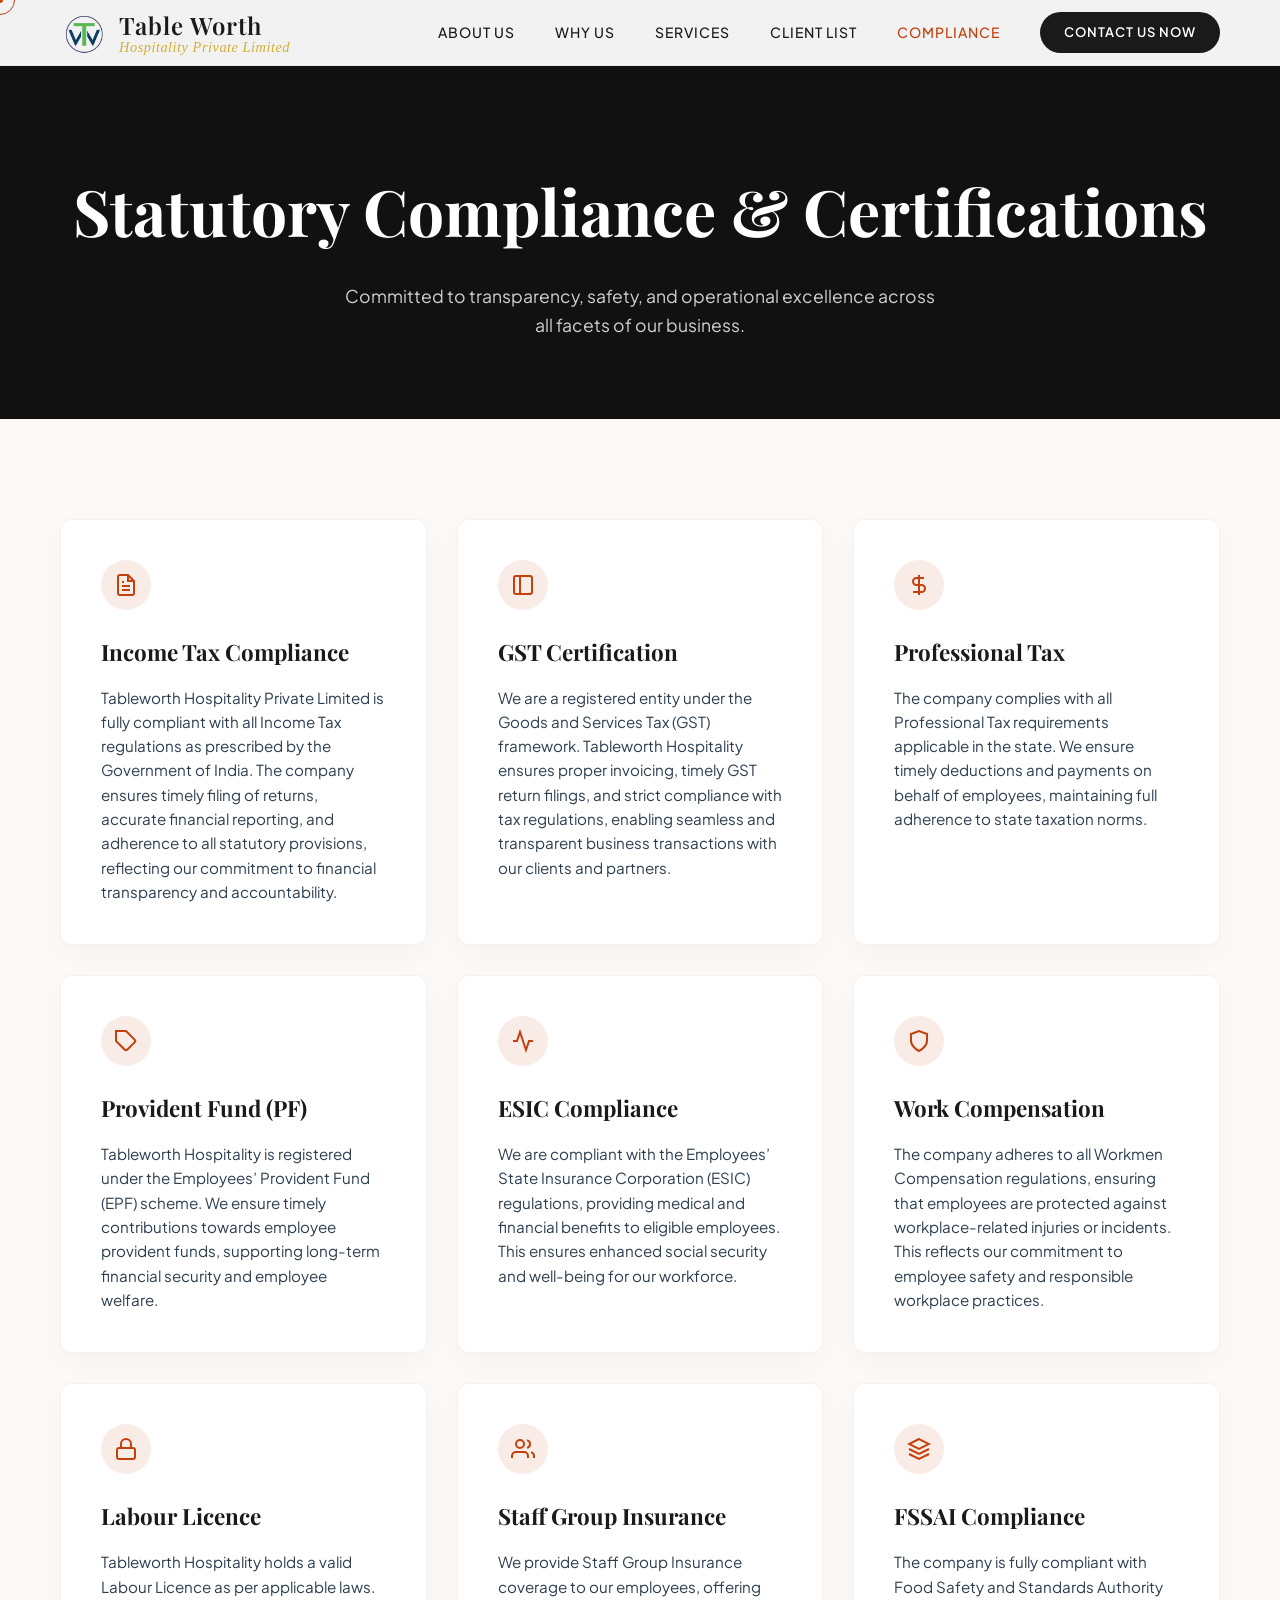
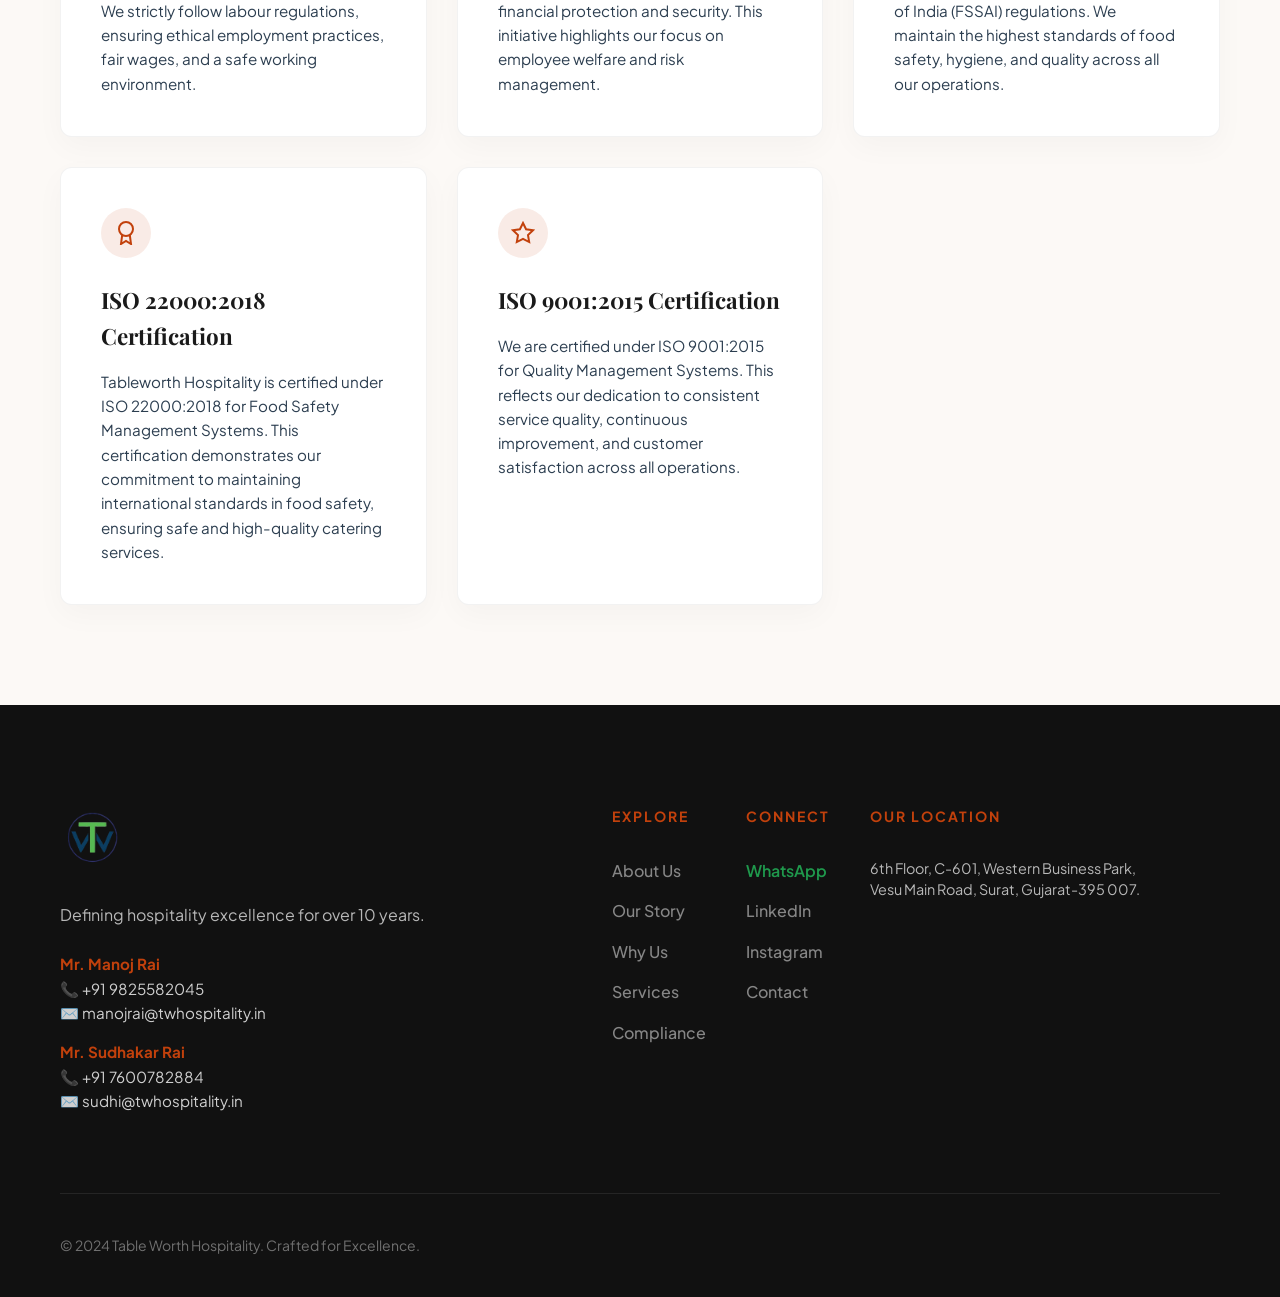
<file: compliance.html>
<!DOCTYPE html>
<html lang="en">

<head>
    <meta charset="UTF-8">
    <meta name="viewport" content="width=device-width, initial-scale=1.0">
    <title>Compliance | Table Worth Hospitality</title>

    <!-- Comprehensive SEO Meta Tags -->
    <meta name="description"
        content="Table Worth Hospitality Private Limited is fully compliant with all major regulations including Income Tax, GST, FSSAI, ISO 22000, and ISO 9001.">
    <meta name="keywords" content="Table Worth Compliance, FSSAI, ISO 22000, GST, table worth hospitality certification">
    <meta name="author" content="Table Worth Hospitality Private Limited">

    <!-- Favicon -->
    <link rel="icon" type="image/png" href="assets/TAble-Worth.png">

    <!-- Fonts -->
    <link rel="preconnect" href="https://fonts.googleapis.com">
    <link rel="preconnect" href="https://fonts.gstatic.com" crossorigin>
    <link
        href="https://fonts.googleapis.com/css2?family=Playfair+Display:ital,wght@0,400..900;1,400..900&family=Plus+Jakarta+Sans:ital,wght@0,200..800;1,200..800&display=swap"
        rel="stylesheet">

    <!-- Styles -->
    <link rel="stylesheet" href="css/style.css">
    
    <style>
        .compliance-hero {
            padding: 160px 0 80px;
            background: #111;
            color: var(--white);
            text-align: center;
        }
        
        .compliance-hero h1 {
            font-family: var(--font-heading);
            font-size: clamp(2.5rem, 5vw, 4rem);
            margin-bottom: 20px;
        }
        
        .compliance-hero p {
            font-size: 1.1rem;
            opacity: 0.8;
            max-width: 600px;
            margin: 0 auto;
        }

        .compliance-content {
            padding: 100px 0;
            background: var(--bg);
        }

        .compliance-grid {
            display: grid;
            grid-template-columns: 1fr;
            gap: 30px;
        }

        @media (min-width: 768px) {
            .compliance-grid {
                grid-template-columns: repeat(2, 1fr);
            }
        }

        @media (min-width: 1024px) {
            .compliance-grid {
                grid-template-columns: repeat(3, 1fr);
            }
        }

        .comp-card {
            background: var(--white);
            padding: 40px;
            border-radius: 12px;
            box-shadow: 0 10px 30px rgba(0,0,0,0.03);
            border: 1px solid rgba(0,0,0,0.05);
            transition: var(--transition);
        }

        .comp-card:hover {
            transform: translateY(-10px);
            box-shadow: 0 20px 40px rgba(0,0,0,0.08);
            border-color: rgba(194, 65, 12, 0.2);
        }

        .comp-icon {
            width: 50px;
            height: 50px;
            background: rgba(194, 65, 12, 0.1);
            color: var(--accent);
            border-radius: 50%;
            display: flex;
            align-items: center;
            justify-content: center;
            margin-bottom: 25px;
        }

        .comp-card h3 {
            font-family: var(--font-heading);
            font-size: 1.4rem;
            margin-bottom: 15px;
            color: var(--text);
        }

        .comp-card p {
            color: var(--secondary);
            font-size: 0.95rem;
            line-height: 1.6;
        }
    </style>
</head>

<body>
    <!-- Custom Cursor -->
    <div class="cursor-outer"></div>
    <div class="cursor-inner"></div>

    <!-- Navigation -->
    <nav class="navbar scrolled">
        <div class="nav-container">
            <a href="index.html" class="logo">
                <img src="assets/TAble-Worth.png" alt="Table Worth Logo">
                <div class="logo-text-wrapper">
                    <span class="logo-title">Table Worth</span>
                    <span class="logo-subtitle">Hospitality Private Limited</span>
                </div>
            </a>
            <div class="nav-links">
                <a href="index.html#about" class="nav-item">About Us</a>
                <a href="index.html#why-us" class="nav-item">Why Us</a>
                <a href="index.html#services" class="nav-item">Services</a>
                <a href="index.html#clients" class="nav-item">Client List</a>
                <a href="compliance.html" class="nav-item" style="color: var(--accent);">Compliance</a>
                <a href="index.html#contact" class="nav-contact-btn">Contact Us Now</a>
            </div>
            <button class="menu-toggle" aria-label="Toggle Menu">
                <span></span>
                <span></span>
                <span></span>
            </button>
        </div>
    </nav>

    <main>
        <section class="compliance-hero">
            <div class="container">
                <h1>Statutory Compliance & Certifications</h1>
                <p>Committed to transparency, safety, and operational excellence across all facets of our business.</p>
            </div>
        </section>

        <section class="compliance-content">
            <div class="container">
                <div class="compliance-grid">
                    
                    <div class="comp-card reveal">
                        <div class="comp-icon">
                            <svg width="24" height="24" viewBox="0 0 24 24" fill="none" stroke="currentColor" stroke-width="2">
                                <path d="M14 2H6a2 2 0 0 0-2 2v16a2 2 0 0 0 2 2h12a2 2 0 0 0 2-2V8z"></path>
                                <polyline points="14 2 14 8 20 8"></polyline>
                                <line x1="16" y1="13" x2="8" y2="13"></line>
                                <line x1="16" y1="17" x2="8" y2="17"></line>
                                <polyline points="10 9 9 9 8 9"></polyline>
                            </svg>
                        </div>
                        <h3>Income Tax Compliance</h3>
                        <p>Tableworth Hospitality Private Limited is fully compliant with all Income Tax regulations as prescribed by the Government of India. The company ensures timely filing of returns, accurate financial reporting, and adherence to all statutory provisions, reflecting our commitment to financial transparency and accountability.</p>
                    </div>

                    <div class="comp-card reveal reveal-delay-1">
                        <div class="comp-icon">
                            <svg width="24" height="24" viewBox="0 0 24 24" fill="none" stroke="currentColor" stroke-width="2">
                                <rect x="3" y="3" width="18" height="18" rx="2" ry="2"></rect>
                                <line x1="9" y1="3" x2="9" y2="21"></line>
                            </svg>
                        </div>
                        <h3>GST Certification</h3>
                        <p>We are a registered entity under the Goods and Services Tax (GST) framework. Tableworth Hospitality ensures proper invoicing, timely GST return filings, and strict compliance with tax regulations, enabling seamless and transparent business transactions with our clients and partners.</p>
                    </div>

                    <div class="comp-card reveal reveal-delay-2">
                        <div class="comp-icon">
                            <svg width="24" height="24" viewBox="0 0 24 24" fill="none" stroke="currentColor" stroke-width="2">
                                <path d="M12 2v20M17 5H9.5a3.5 3.5 0 0 0 0 7h5a3.5 3.5 0 0 1 0 7H6"></path>
                            </svg>
                        </div>
                        <h3>Professional Tax</h3>
                        <p>The company complies with all Professional Tax requirements applicable in the state. We ensure timely deductions and payments on behalf of employees, maintaining full adherence to state taxation norms.</p>
                    </div>

                    <div class="comp-card reveal">
                        <div class="comp-icon">
                            <svg width="24" height="24" viewBox="0 0 24 24" fill="none" stroke="currentColor" stroke-width="2">
                                <path d="M20.59 13.41l-7.17 7.17a2 2 0 0 1-2.83 0L2 12V2h10l8.59 8.59a2 2 0 0 1 0 2.82z"></path>
                                <line x1="7" y1="7" x2="7.01" y2="7"></line>
                            </svg>
                        </div>
                        <h3>Provident Fund (PF)</h3>
                        <p>Tableworth Hospitality is registered under the Employees’ Provident Fund (EPF) scheme. We ensure timely contributions towards employee provident funds, supporting long-term financial security and employee welfare.</p>
                    </div>

                    <div class="comp-card reveal reveal-delay-1">
                        <div class="comp-icon">
                            <svg width="24" height="24" viewBox="0 0 24 24" fill="none" stroke="currentColor" stroke-width="2">
                                <path d="M22 12h-4l-3 9L9 3l-3 9H2"></path>
                            </svg>
                        </div>
                        <h3>ESIC Compliance</h3>
                        <p>We are compliant with the Employees’ State Insurance Corporation (ESIC) regulations, providing medical and financial benefits to eligible employees. This ensures enhanced social security and well-being for our workforce.</p>
                    </div>

                    <div class="comp-card reveal reveal-delay-2">
                        <div class="comp-icon">
                            <svg width="24" height="24" viewBox="0 0 24 24" fill="none" stroke="currentColor" stroke-width="2">
                                <path d="M12 22s8-4 8-10V5l-8-3-8 3v7c0 6 8 10 8 10z"></path>
                            </svg>
                        </div>
                        <h3>Work Compensation</h3>
                        <p>The company adheres to all Workmen Compensation regulations, ensuring that employees are protected against workplace-related injuries or incidents. This reflects our commitment to employee safety and responsible workplace practices.</p>
                    </div>

                    <div class="comp-card reveal">
                        <div class="comp-icon">
                            <svg width="24" height="24" viewBox="0 0 24 24" fill="none" stroke="currentColor" stroke-width="2">
                                <rect x="3" y="11" width="18" height="11" rx="2" ry="2"></rect>
                                <path d="M7 11V7a5 5 0 0 1 10 0v4"></path>
                            </svg>
                        </div>
                        <h3>Labour Licence</h3>
                        <p>Tableworth Hospitality holds a valid Labour Licence as per applicable laws. We strictly follow labour regulations, ensuring ethical employment practices, fair wages, and a safe working environment.</p>
                    </div>

                    <div class="comp-card reveal reveal-delay-1">
                        <div class="comp-icon">
                            <svg width="24" height="24" viewBox="0 0 24 24" fill="none" stroke="currentColor" stroke-width="2">
                                <path d="M17 21v-2a4 4 0 0 0-4-4H5a4 4 0 0 0-4 4v2"></path>
                                <circle cx="9" cy="7" r="4"></circle>
                                <path d="M23 21v-2a4 4 0 0 0-3-3.87"></path>
                                <path d="M16 3.13a4 4 0 0 1 0 7.75"></path>
                            </svg>
                        </div>
                        <h3>Staff Group Insurance</h3>
                        <p>We provide Staff Group Insurance coverage to our employees, offering financial protection and security. This initiative highlights our focus on employee welfare and risk management.</p>
                    </div>

                    <div class="comp-card reveal reveal-delay-2">
                        <div class="comp-icon">
                            <svg width="24" height="24" viewBox="0 0 24 24" fill="none" stroke="currentColor" stroke-width="2">
                                <path d="M12 2L2 7l10 5 10-5-10-5zM2 17l10 5 10-5M2 12l10 5 10-5"></path>
                            </svg>
                        </div>
                        <h3>FSSAI Compliance</h3>
                        <p>The company is fully compliant with Food Safety and Standards Authority of India (FSSAI) regulations. We maintain the highest standards of food safety, hygiene, and quality across all our operations.</p>
                    </div>

                    <div class="comp-card reveal">
                        <div class="comp-icon">
                            <svg width="24" height="24" viewBox="0 0 24 24" fill="none" stroke="currentColor" stroke-width="2">
                                <circle cx="12" cy="8" r="7"></circle>
                                <polyline points="8.21 13.89 7 23 12 20 17 23 15.79 13.88"></polyline>
                            </svg>
                        </div>
                        <h3>ISO 22000:2018 Certification</h3>
                        <p>Tableworth Hospitality is certified under ISO 22000:2018 for Food Safety Management Systems. This certification demonstrates our commitment to maintaining international standards in food safety, ensuring safe and high-quality catering services.</p>
                    </div>

                    <div class="comp-card reveal reveal-delay-1">
                        <div class="comp-icon">
                            <svg width="24" height="24" viewBox="0 0 24 24" fill="none" stroke="currentColor" stroke-width="2">
                                <polygon points="12 2 15.09 8.26 22 9.27 17 14.14 18.18 21.02 12 17.77 5.82 21.02 7 14.14 2 9.27 8.91 8.26 12 2"></polygon>
                            </svg>
                        </div>
                        <h3>ISO 9001:2015 Certification</h3>
                        <p>We are certified under ISO 9001:2015 for Quality Management Systems. This reflects our dedication to consistent service quality, continuous improvement, and customer satisfaction across all operations.</p>
                    </div>

                </div>
            </div>
        </section>
    </main>

    <footer class="footer-v2" style="background: #111;">
        <div class="container">
            <div class="footer-top" style="align-items: flex-start; gap: 60px;">
                <div class="footer-brand" style="flex: 1 1 250px;">
                    <img src="assets/TAble-Worth.png" alt="Logo">
                    <p style="color: rgba(255,255,255,0.7); margin-bottom: 25px;">Defining hospitality
                        excellence for over 10 years.
                    </p>
                    <div style="color: rgba(255,255,255,0.8); font-size: 0.95rem; line-height: 1.6;">
                        <div style="margin-bottom: 15px;">
                            <strong style="color: var(--accent);">Mr. Manoj Rai</strong><br>
                            📞 <a href="tel:+919825582045" style="color:rgba(255,255,255,0.8); text-decoration:none;">+91 9825582045</a><br>
                            ✉️ <a href="mailto:manojrai@twhospitality.in" style="color:rgba(255,255,255,0.8); text-decoration:none;">manojrai@twhospitality.in</a>
                        </div>
                        <div>
                            <strong style="color: var(--accent);">Mr. Sudhakar Rai</strong><br>
                            📞 <a href="tel:+917600782884" style="color:rgba(255,255,255,0.8); text-decoration:none;">+91 7600782884</a><br>
                            ✉️ <a href="mailto:sudhi@twhospitality.in" style="color:rgba(255,255,255,0.8); text-decoration:none;">sudhi@twhospitality.in</a>
                        </div>
                    </div>
                </div>
                <div class="footer-links"
                    style="flex: 2 1 500px; display: flex; flex-wrap: wrap; gap: 40px; justify-content: flex-end;">
                    <div class="link-group">
                        <h5>Explore</h5>
                        <a href="index.html#about" style="color: rgba(255,255,255,0.7); font-weight: 500;">About Us</a>
                        <a href="index.html#about" style="color: rgba(255,255,255,0.7); font-weight: 500;">Our Story</a>
                        <a href="index.html#why-us" style="color: rgba(255,255,255,0.7); font-weight: 500;">Why Us</a>
                        <a href="index.html#services" style="color: rgba(255,255,255,0.7); font-weight: 500;">Services</a>
                        <a href="compliance.html" style="color: rgba(255,255,255,0.7); font-weight: 500;">Compliance</a>
                    </div>
                    <div class="link-group">
                        <h5>Connect</h5>
                        <a href="https://wa.me/917600782884" target="_blank"
                            style="color: #25D366; font-weight: 600; display: inline-flex; align-items: center; gap: 8px;">
                            WhatsApp
                        </a>
                        <a href="#" style="color: rgba(255,255,255,0.7); font-weight: 500;">LinkedIn</a>
                        <a href="#" style="color: rgba(255,255,255,0.7); font-weight: 500;">Instagram</a>
                        <a href="index.html#contact" style="color: rgba(255,255,255,0.7); font-weight: 500;">Contact</a>
                    </div>
                    <div class="link-group" style="flex: 1 1 300px; max-width: 350px;">
                        <h5>Our Location</h5>
                        <p style="color: rgba(255,255,255,0.7); font-size: 0.9rem; margin-bottom: 12px; line-height: 1.5;">
                            6th Floor, C-601, Western Business Park,<br>Vesu Main Road, Surat, Gujarat-395 007.</p>
                    </div>
                </div>
            </div>
            <div class="footer-bottom" style="color: rgba(255,255,255,0.5); border-color: rgba(255,255,255,0.1);">
                <p>&copy; 2024 Table Worth Hospitality. Crafted for Excellence.</p>
            </div>
        </div>
    </footer>

    <script src="js/main.js"></script>
</body>

</html>
</file>
<file: css/style.css>
:root {
    --bg: #FCF9F6;
    --text: #1A1A1A;
    --accent: #C2410C; /* Saffron/Burnt Orange */
    --accent-gold: #D4AF37;
    --secondary: #2C3E50;
    --white: #FFFFFF;
    --gray-light: #F3F4F6;
    --gray-mid: #9CA3AF;
    --transition: all 0.6s cubic-bezier(0.23, 1, 0.32, 1);
    --font-heading: 'Playfair Display', serif;
    --font-body: 'Plus Jakarta Sans', sans-serif;
}

* {
    margin: 0;
    padding: 0;
    box-sizing: border-box;
}

/* Default cursor behavior, hidden only on desktop if desired */
@media (min-width: 1024px) {
    * {
        cursor: none;
    }
}

html {
    width: 100%;
    overflow-x: hidden;
    scroll-behavior: smooth;
}

body {
    font-family: var(--font-body);
    color: var(--text);
    line-height: 1.6;
    background-color: var(--bg);
    -webkit-font-smoothing: antialiased;
    overflow-x: hidden;
}

/* --- SECTION ANCHOR OFFSET (for fixed nav) --- */
section[id] {
    scroll-margin-top: 90px;
}

/* --- REVEAL ANIMATION --- */
.reveal {
    opacity: 0;
    transform: translateY(40px);
    transition: opacity 0.8s ease, transform 0.8s cubic-bezier(0.23, 1, 0.32, 1);
}

.reveal.visible {
    opacity: 1;
    transform: translateY(0);
}

.reveal-delay-1 { transition-delay: 0.1s; }
.reveal-delay-2 { transition-delay: 0.2s; }
.reveal-delay-3 { transition-delay: 0.3s; }
.reveal-delay-4 { transition-delay: 0.4s; }
.reveal-delay-5 { transition-delay: 0.5s; }

.container {
    width: 100%;
    margin: 0 auto;
    padding: 0 20px;
}

@media (min-width: 1024px) {
    .container {
        max-width: 1400px;
        padding: 0 60px;
    }
}

.italic {
    font-style: italic;
    font-family: var(--font-heading);
}

.accent-text {
    color: var(--accent);
}

.cursor-outer, .cursor-inner {
    display: none; /* Hide by default for mobile/touch */
}

@media (min-width: 1024px) {
    .cursor-outer {
        display: block;
        position: fixed;
        top: 0;
        left: 0;
        width: 30px;
        height: 30px;
        border: 1px solid var(--accent);
        border-radius: 50%;
        pointer-events: none;
        z-index: 10000;
        transition: width 0.3s, height 0.3s, transform 0.15s ease-out;
        transform: translate(-50%, -50%);
    }

    .cursor-inner {
        display: block;
        position: fixed;
        top: 0;
        left: 0;
        width: 6px;
        height: 6px;
        background: var(--accent);
        border-radius: 50%;
        pointer-events: none;
        z-index: 10001;
        transform: translate(-50%, -50%);
    }
}

.cursor-hover .cursor-outer {
    width: 60px;
    height: 60px;
    background: rgba(194, 65, 12, 0.05);
}

/* --- PRELOADER --- */
#preloader {
    position: fixed;
    inset: 0;
    background: var(--bg);
    z-index: 9999;
    display: flex;
    align-items: center;
    justify-content: center;
}

.preloader-content {
    text-align: center;
}

.preloader-logo {
    max-width: 80%;
    height: auto;
    max-height: 80px;
    margin-bottom: 20px;
}

.loader-line {
    width: 150px;
    height: 2px;
    background: var(--gray-light);
    position: relative;
    overflow: hidden;
    margin: 0 auto;
}

.loader-line::after {
    content: '';
    position: absolute;
    left: -100%;
    width: 100%;
    height: 100%;
    background: var(--accent);
    animation: loading 2s infinite ease-in-out;
}

@keyframes loading {
    to { left: 100%; }
}

/* --- NAVBAR --- */
.navbar {
    position: fixed;
    top: 0;
    left: 0;
    width: 100%;
    padding: 10px 0;
    z-index: 1000;
    background: rgba(255, 255, 255, 0.95);
    backdrop-filter: blur(10px);
    box-shadow: 0 4px 20px rgba(0,0,0,0.03);
    border-bottom: 1px solid rgba(0,0,0,0.05);
    transition: var(--transition);
}

.navbar.scrolled {
    padding: 5px 0;
    background: rgba(255, 255, 255, 0.98);
}

.nav-container {
    max-width: 1600px;
    padding: 0 20px;
    margin: 0 auto;
    display: flex;
    justify-content: space-between;
    align-items: center;
}

@media (min-width: 1024px) {
    .nav-container {
        padding: 0 60px;
    }
}

.logo img {
    height: 45px;
    transition: var(--transition);
}

.nav-links {
    display: flex;
    gap: 40px;
    align-items: center;
}

.menu-toggle {
    display: none;
}

@media (max-width: 1100px) {
    .nav-links {
        display: none; /* Mobile menu logic should handle this */
    }
}

.nav-item {
    text-decoration: none;
    color: var(--text);
    font-weight: 500;
    font-size: 14px;
    letter-spacing: 1px;
    text-transform: uppercase;
    position: relative;
}

.nav-item::after {
    content: '';
    position: absolute;
    bottom: -5px;
    left: 0;
    width: 0%;
    height: 1.5px;
    background: var(--accent);
    transition: 0.4s;
}

.nav-item:hover::after {
    width: 100%;
}

.nav-contact-btn {
    text-decoration: none;
    background: var(--text);
    color: var(--white);
    padding: 10px 24px;
    border-radius: 50px;
    font-size: 13px;
    font-weight: 600;
    text-transform: uppercase;
    letter-spacing: 1px;
    transition: var(--transition);
}

.nav-contact-btn:hover {
    background: var(--accent);
    transform: translateY(-2px);
}

/* --- MOBILE NAV OVERLAY --- */
@media (max-width: 1100px) {
    .nav-links {
        position: fixed;
        top: 0;
        right: -100%;
        width: 100%;
        height: 100vh;
        background: var(--white);
        display: flex; /* Always flex so children align, but right -100% hides it */
        flex-direction: column;
        justify-content: center;
        gap: 30px;
        transition: 0.5s cubic-bezier(0.77,0.2,0.05,1.0);
        z-index: 999;
    }

    .nav-links.active {
        right: 0;
    }

    .nav-item {
        font-size: 24px;
        color: var(--text);
    }

    .menu-toggle {
        display: flex;
        flex-direction: column;
        justify-content: center;
        align-items: center;
        width: 44px;
        height: 44px;
        gap: 6px;
        background: #fff; /* White background */
        border: none;
        border-radius: 50%;
        cursor: pointer;
        z-index: 1001;
        position: relative;
        transition: var(--transition);
        box-shadow: 0 4px 10px rgba(0,0,0,0.1);
        border: 2px solid rgba(0,0,0,0.05); /* Adds slight definition without being harsh black */
    }

    .menu-toggle span {
        display: block;
        width: 22px;
        height: 2px;
        background: #000; /* Black lines */
        transition: 0.3s;
    }

    .menu-toggle.active span:nth-child(1) {
        transform: rotate(45deg) translate(5px, 5px);
    }

    .menu-toggle.active span:nth-child(2) {
        opacity: 0;
    }

    .menu-toggle.active span:nth-child(3) {
        transform: rotate(-45deg) translate(7px, -6px);
    }
}

/* ─── HERO V3 ─── */
.hero-v3 {
    height: 100vh;
    width: 100%;
    position: relative;
    display: flex;
    align-items: center;
    overflow: hidden;
    color: var(--white);
}

.hero-full-bg {
    position: absolute;
    inset: 0;
    z-index: 0;
}

.hero-full-bg img {
    width: 100%;
    height: 100%;
    object-fit: cover;
    object-position: center;
}

/* gradient: strong on left, fades to transparent right */
.hero-overlay-dark {
    position: absolute;
    inset: 0;
    background: linear-gradient(
        to right,
        rgba(0,0,0,0.80) 0%,
        rgba(0,0,0,0.60) 30%,
        rgba(0,0,0,0.25) 65%,
        rgba(0,0,0,0.05) 100%
    );
    z-index: 1;
}

/* content sits on left */
.hero-content-v3 {
    position: relative;
    z-index: 10;
    padding: 0 60px;
    max-width: 780px;
    text-align: left;
}

@media (max-width: 768px) {
    .hero-content-v3 {
        padding: 0 24px;
        max-width: 100%;
    }
    .hero-overlay-dark {
        background: rgba(0,0,0,0.55);
    }
}

/* ── animated entry ── */
@keyframes fadeUp {
    from { opacity: 0; transform: translateY(30px); }
    to   { opacity: 1; transform: translateY(0); }
}
@keyframes fadeIn {
    from { opacity: 0; }
    to   { opacity: 1; }
}

.hero-tag {
    display: inline-block;
    font-size: 11px;
    letter-spacing: 5px;
    text-transform: uppercase;
    color: var(--accent-gold);
    font-weight: 700;
    margin-bottom: 28px;
    opacity: 0;
    animation: fadeUp 0.8s ease forwards 0.3s;
}

.hero-main-title {
    font-family: var(--font-heading);
    font-size: clamp(2.8rem, 5.5vw, 5.2rem);
    line-height: 1.12;
    font-weight: 400;
    margin-bottom: 24px;
    color: var(--white);
    letter-spacing: -0.5px;
    /* no background box, no uppercase, no blur */
    opacity: 0;
    animation: fadeUp 0.9s ease forwards 0.5s;
}

/* the italic accent word */
.hero-main-title .accent-text {
    color: var(--accent);
}
.hero-main-title .italic {
    font-style: italic;
    font-weight: 300;
}

.hero-subline {
    font-size: 1.1rem;
    color: rgba(255,255,255,0.75);
    max-width: 500px;
    margin-bottom: 44px;
    line-height: 1.9;
    font-weight: 400;
    opacity: 0;
    animation: fadeUp 0.9s ease forwards 0.75s;
}

.hero-v3-actions {
    display: flex;
    align-items: center;
    gap: 28px;
    flex-wrap: wrap;
    opacity: 0;
    animation: fadeUp 0.9s ease forwards 1s;
}

.btn-premium-v3 {
    display: inline-block;
    padding: 15px 38px;
    background: var(--accent);
    color: var(--white);
    text-decoration: none;
    text-transform: uppercase;
    font-weight: 700;
    font-size: 12px;
    letter-spacing: 2px;
    border-radius: 2px;
    transition: all 0.4s cubic-bezier(0.23, 1, 0.32, 1);
    box-shadow: 0 8px 24px rgba(194, 65, 12, 0.35);
}

.btn-premium-v3:hover {
    background: var(--white);
    color: var(--accent);
    transform: translateY(-4px);
    box-shadow: 0 16px 40px rgba(255,255,255,0.2);
}

.hero-v3-badge {
    padding: 8px 0 8px 24px;
    border-left: 2px solid var(--accent-gold);
    text-align: left;
}

.badge-text {
    display: block;
    font-size: 10px;
    letter-spacing: 3px;
    text-transform: uppercase;
    color: rgba(255,255,255,0.6);
    font-weight: 600;
}

/* ─── ABOUT ─── */
.about {
    padding: 140px 0;
    background: var(--bg);
}

.about-grid {
    display: grid;
    grid-template-columns: 1fr;
    gap: 60px;
    align-items: center;
}

@media (min-width: 1024px) {
    .about-grid {
        grid-template-columns: 1.2fr 1fr;
        gap: 80px;
    }
}

.section-heading {
    font-family: var(--font-heading);
    font-size: clamp(2.2rem, 5vw, 4rem);
    line-height: 1.1;
    margin-bottom: 30px;
}

.about-p {
    font-size: 1.1rem;
    color: var(--secondary);
    margin-bottom: 50px;
}

.about-p p {
    margin-bottom: 25px;
}

.about-metrics {
    display: flex;
    gap: 60px;
}

.metric {
    display: flex;
    flex-direction: column;
}

.m-num {
    font-family: var(--font-heading);
    font-size: 3rem;
    color: var(--accent);
}

.m-label {
    text-transform: uppercase;
    font-size: 12px;
    letter-spacing: 2px;
    font-weight: 700;
}

.about-visuals {
    position: relative;
}

.visual-gallery {
    position: relative;
}

.v-1 img {
    width: 100%;
    aspect-ratio: 4/5;
    object-fit: cover;
    display: block;
}

/* Small chef card overlapping bottom-left of main image */
.v-2 {
    position: absolute;
    bottom: -30px;
    left: -30px;
    width: 55%;
    border: 4px solid var(--white);
    box-shadow: 0 20px 60px rgba(0,0,0,0.15);
    z-index: 3;
    overflow: hidden;
    transition: transform 0.6s cubic-bezier(0.23, 1, 0.32, 1);
}

.v-2:hover {
    transform: scale(1.03);
}

.v-2 img {
    width: 100%;
    aspect-ratio: 4/3;
    object-fit: cover;
    display: block;
}

@media (max-width: 768px) {
    .v-2 {
        position: static;
        width: 100%;
        margin-top: 12px;
        border: none;
        box-shadow: none;
    }
}

.v-experience {
    position: absolute;
    top: -30px;
    right: -30px;
    background: var(--accent);
    color: var(--white);
    padding: 40px;
    text-align: center;
    z-index: 4;
}

.exp-num {
    display: block;
    font-family: var(--font-heading);
    font-size: 4rem;
    line-height: 1;
}

.exp-text {
    font-size: 12px;
    text-transform: uppercase;
    letter-spacing: 2px;
    font-weight: 600;
}

/* --- PHILOSOPHY --- */
.philosophy {
    padding: 120px 0;
    background: var(--white);
}

.philosophy-grid {
    display: grid;
    grid-template-columns: 1fr;
    gap: 20px;
}

@media (min-width: 768px) {
    .philosophy-grid {
        grid-template-columns: repeat(2, 1fr);
    }
}

@media (min-width: 1100px) {
    .philosophy-grid {
        grid-template-columns: repeat(3, 1fr);
        gap: 30px;
    }
}

.philo-card {
    padding: 50px;
    background: var(--white);
    border: 1px solid rgba(0,0,0,0.05);
    border-radius: 12px;
    box-shadow: 0 4px 20px rgba(0,0,0,0.03);
    transition: transform 0.4s ease, box-shadow 0.4s ease;
}

.philo-card:hover {
    transform: translateY(-10px);
    box-shadow: 0 15px 40px rgba(0,0,0,0.08);
}

.philo-card h3 {
    font-family: var(--font-heading);
    font-size: 1.8rem;
    margin-bottom: 20px;
}

.philo-icon {
    width: 60px;
    height: 60px;
    color: var(--accent);
    margin-bottom: 30px;
}

/* --- SERVICES --- */
.services {
    padding: 120px 0;
}

.section-header {
    text-align: center;
    margin-bottom: 80px;
}

.section-desc {
    font-size: 1.1rem;
    color: var(--gray-mid);
    max-width: 600px;
    margin: 10px auto 0;
}

.services-modern-grid {
    display: grid;
    grid-template-columns: 1fr;
    gap: 2px;
    background: rgba(0,0,0,0.05);
}

@media (min-width: 768px) {
    .services-modern-grid {
        grid-template-columns: repeat(2, 1fr);
    }
}

@media (min-width: 1024px) {
    .services-modern-grid {
        grid-template-columns: repeat(3, 1fr);
    }
}

.service-v2-card {
    background: var(--white);
    padding: 60px 40px;
    display: flex;
    flex-direction: column;
    gap: 30px;
    transition: transform 0.4s ease, box-shadow 0.4s ease, border-color 0.4s ease;
    height: 100%;
    border: 1px solid rgba(0,0,0,0.03);
    border-radius: 8px;
}

.service-v2-card:hover {
    background: var(--white);
    transform: translateY(-10px);
    box-shadow: 0 25px 50px rgba(0,0,0,0.08);
    border-color: rgba(194, 65, 12, 0.2); /* Soft accent border */
    position: relative;
    z-index: 10;
}

.s-v2-index {
    font-family: var(--font-heading);
    font-size: 1.2rem;
    color: var(--accent);
}

.s-v2-content h3 {
    font-size: 1.5rem;
    margin-bottom: 15px;
    font-family: var(--font-heading);
}

/* --- WHY TABLEWORTH --- */
.why-tableworth {
    padding: 140px 0;
    background: var(--text);
    color: var(--white);
}

.grid-2 {
    display: grid;
    grid-template-columns: 1fr;
    gap: 60px;
    align-items: center;
}

@media (min-width: 1024px) {
    .grid-2 {
        grid-template-columns: 1fr 1fr;
        gap: 100px;
    }
}

.luxury-card {
    background: rgba(255,255,255,0.03);
    padding: 60px;
    border: 1px solid rgba(255,255,255,0.1);
}

.l-card-header span {
    color: var(--accent);
    letter-spacing: 4px;
    font-weight: 700;
    font-size: 11px;
}

.l-card-header h3 {
    font-family: var(--font-heading);
    font-size: 2.5rem;
    margin: 15px 0 40px;
    line-height: 1.1;
}

.reason-list {
    list-style: none;
}

.reason-list li {
    padding: 15px 0;
    border-bottom: 1px solid rgba(255,255,255,0.05);
    display: flex;
    gap: 20px;
    font-size: 0.9rem;
    opacity: 0.8;
}

.reason-list li span {
    color: var(--accent);
    font-family: var(--font-heading);
}

.states-covered {
    display: flex;
    gap: 15px;
    margin-top: 40px;
}

.state-pill {
    padding: 8px 20px;
    border: 1px solid rgba(255,255,255,0.2);
    border-radius: 50px;
    font-size: 12px;
    text-transform: uppercase;
    letter-spacing: 1px;
}

/* --- TRAINING --- */
.training-v2 {
    padding: 120px 0;
    background: var(--bg);
}

.training-steps {
    display: grid;
    grid-template-columns: 1fr;
    gap: 40px;
}

@media (min-width: 1024px) {
    .training-steps {
        grid-template-columns: repeat(3, 1fr);
        gap: 60px;
    }
}

.t-step {
    position: relative;
}



.t-step h3 {
    position: relative;
    z-index: 1;
    font-family: var(--font-heading);
    font-size: 1.5rem;
    margin-bottom: 20px;
}

.t-step p {
    position: relative;
    z-index: 1;
}

/* --- CERTIFICATIONS --- */
.certifications-v2 {
    padding: 100px 0;
}

.cert-grid {
    display: grid;
    grid-template-columns: 1fr;
    gap: 20px;
    margin-bottom: 40px;
}

@media (min-width: 768px) {
    .cert-grid {
        grid-template-columns: 1fr 1fr;
        gap: 40px;
        margin-bottom: 60px;
    }
}

.cert-item {
    border: 1px solid var(--gray-light);
    padding: 50px;
    text-align: center;
}

.c-tag {
    display: inline-block;
    color: var(--accent);
    font-weight: 800;
    font-size: 12px;
    letter-spacing: 2px;
    margin-bottom: 15px;
}

.cert-item h4 {
    font-family: var(--font-heading);
    font-size: 1.8rem;
    margin-bottom: 15px;
}

.compliance-marquee {
    border-top: 1px solid var(--gray-light);
    padding: 40px 0;
    overflow: hidden;
}

.c-track {
    display: flex;
    gap: 60px;
    animation: marquee 20s linear infinite;
}

.c-track span {
    font-weight: 700;
    font-size: 12px;
    letter-spacing: 3px;
    opacity: 0.4;
    white-space: nowrap;
}

/* --- MENU V2 GRID --- */
.menu-v2 {
    padding: 100px 0 0;
    background: #0f0f0f;
    color: var(--white);
}

.menu-v2 .section-heading {
    color: var(--white);
}

.menu-v2 .section-desc {
    color: rgba(255,255,255,0.45);
}

.menu-v2-intro {
    text-align: center;
    margin-bottom: 50px;
    padding: 0 20px;
}

/* --- BENTO GRID (5 cards) --- */
.menu-v2-grid {
    display: grid;
    grid-template-columns: 1fr;
    grid-auto-rows: 280px;
    gap: 3px;
    margin-top: 0;
}

@media (min-width: 600px) {
    .menu-v2-grid {
        grid-template-columns: repeat(2, 1fr);
        grid-auto-rows: 300px;
    }
}

@media (min-width: 1024px) {
    /* 
      Card 1: col 1, rows 1-2 (tall hero left)
      Card 2: col 2, row 1
      Card 3: col 3, row 1
      Card 4: col 2, row 2
      Card 5: col 3, row 2
    */
    .menu-v2-grid {
        grid-template-columns: 1.3fr 1fr 1fr;
        grid-template-rows: 360px 360px;
        gap: 3px;
        grid-auto-rows: unset;
    }
    .menu-card-v2:nth-child(1) {
        grid-row: 1 / 3;
        grid-column: 1;
    }
    .menu-card-v2:nth-child(2) { grid-column: 2; grid-row: 1; }
    .menu-card-v2:nth-child(3) { grid-column: 3; grid-row: 1; }
    .menu-card-v2:nth-child(4) { grid-column: 2; grid-row: 2; }
    .menu-card-v2:nth-child(5) { grid-column: 3; grid-row: 2; }
}

.menu-card-v2 {
    position: relative;
    overflow: hidden;
    cursor: pointer;
    background: #1a1a1a;
}

.m-card-inner {
    width: 100%;
    height: 100%;
    position: relative;
}

.m-card-inner img {
    width: 100%;
    height: 100%;
    object-fit: cover;
    display: block;
    transition: transform 0.9s cubic-bezier(0.23, 1, 0.32, 1);
}

/* Always-visible subtle gradient at bottom */
.m-card-info {
    position: absolute;
    inset: 0;
    background: linear-gradient(
        to top,
        rgba(0,0,0,0.8) 0%,
        rgba(0,0,0,0.35) 40%,
        transparent 70%
    );
    display: flex;
    flex-direction: column;
    justify-content: flex-end;
    align-items: flex-start;
    color: var(--white);
    padding: 28px 30px;
    text-align: left;
    transition: background 0.5s ease;
}

.m-card-label {
    display: inline-block;
    font-size: 9px;
    letter-spacing: 3px;
    text-transform: uppercase;
    color: var(--accent-gold);
    margin-bottom: 6px;
    font-weight: 700;
    opacity: 0;
    transform: translateY(8px);
    transition: opacity 0.4s ease 0.05s, transform 0.4s ease 0.05s;
}

.m-card-info h4 {
    font-family: var(--font-heading);
    font-size: 1.3rem;
    line-height: 1.2;
    margin: 0;
    transform: translateY(6px);
    transition: transform 0.4s ease;
}

@media (min-width: 1024px) {
    /* hero card bigger text */
    .menu-card-v2:nth-child(1) .m-card-info h4 {
        font-size: 2rem;
    }
}

.menu-card-v2:hover .m-card-inner img {
    transform: scale(1.07);
}

.menu-card-v2:hover .m-card-label {
    opacity: 1;
    transform: translateY(0);
}

.menu-card-v2:hover .m-card-info h4 {
    transform: translateY(0);
}

/* --- CLIENTS / PARTNERSHIPS --- */
.clients-v2 {
    background: var(--white);
    padding: 100px 0;
    overflow: hidden;
    position: relative;
    margin-top: 60px;
}

.clients-v2::before {
    content: '';
    position: absolute;
    top: 0;
    left: 0;
    width: 100%;
    height: 1px;
    background: linear-gradient(90deg, transparent, rgba(0,0,0,0.1), transparent);
}

.clients-header {
    text-align: center;
    margin-bottom: 60px;
}

.clients-subtitle {
    color: var(--accent);
    font-size: 12px;
    letter-spacing: 5px;
    font-weight: 700;
    text-transform: uppercase;
    display: block;
    margin-bottom: 15px;
}

.clients-title {
    color: var(--text);
    font-family: var(--font-heading);
    font-size: 2.5rem;
}

.horizontal-loop-container {
    width: 100%;
    margin: 40px auto;
    position: relative;
}

.horizontal-loop-track {
    display: flex;
    flex-direction: row;
    width: max-content;
    animation: scroll-horizontal 50s linear infinite;
    gap: 60px;
}

.loop-group-hz {
    display: flex;
    flex-direction: row;
    gap: 60px;
    align-items: center;
}

.client-logo {
    height: 80px;
    width: auto;
    max-width: 200px;
    object-fit: contain;
    border-radius: 8px;
    transition: transform 0.3s ease, box-shadow 0.3s ease;
}

.client-logo:hover {
    transform: scale(1.05);
}

@keyframes scroll-horizontal {
    from { transform: translateX(0); }
    to { transform: translateX(calc(-50% - 30px)); }
}

/* --- MOBILE TOGGLE FIX --- */
.menu-toggle {
    display: none;
    flex-direction: column;
    gap: 6px;
    background: none;
    border: none;
    cursor: pointer;
    z-index: 1001;
}

@media (max-width: 1100px) {
    .menu-toggle {
        display: flex;
    }
}

/* --- MODAL RESPONSIVENESS --- */
.modal-content {
    width: 95%;
    max-width: 1000px;
    margin: 5vh auto;
    padding: 20px;
}

@media (min-width: 1024px) {
    .modal-content {
        padding: 50px;
    }
}

.viewer-container {
    height: 300px;
}

@media (min-width: 1024px) {
    .viewer-container {
        height: 500px;
    }
}

#main-viewer {
    width: 100%;
    height: 100%;
}

.footer-brand img {
    height: 60px;
    margin-bottom: 30px;
    filter: none;
}

.foot.hero-actions {
    display: flex;
    flex-direction: column;
    align-items: center;
    gap: 15px;
    margin-top: 30px;
    width: 100%;
}

.btn-primary {
    width: 100%;
    display: inline-block;
    padding: 18px 40px;
    background: var(--text);
    color: var(--white);
    text-decoration: none;
    text-transform: uppercase;
    font-weight: 700;
    font-size: 14px;
    letter-spacing: 2px;
    transition: var(--transition);
}

@media (min-width: 768px) {
    .hero-actions {
        flex-direction: row;
        justify-content: center;
        gap: 30px;
        width: auto;
    }
    .btn-primary {
        width: auto;
    }
}

@media (min-width: 1024px) {
    .hero-actions {
        justify-content: flex-start;
    }
}

/* --- FOOTER --- */
.footer-v2 {
    background: var(--bg);
    padding: 100px 0 40px;
}

.footer-top {
    display: flex;
    flex-direction: column;
    gap: 60px;
    margin-bottom: 60px;
}

@media (min-width: 1024px) {
    .footer-top {
        flex-direction: row;
        justify-content: space-between;
        margin-bottom: 80px;
    }
}

.footer-links {
    display: flex;
    flex-direction: column;
    gap: 40px;
}

@media (min-width: 768px) {
    .footer-links {
        flex-direction: row;
        gap: 100px;
    }
}

.link-group h5 {
    font-size: 14px;
    text-transform: uppercase;
    letter-spacing: 2px;
    margin-bottom: 30px;
    color: var(--accent);
}

.link-group a {
    display: block;
    text-decoration: none;
    color: var(--secondary);
    opacity: 0.7;
    margin-bottom: 15px;
    transition: 0.3s;
}

.link-group a:hover {
    opacity: 1;
    transform: translateX(5px);
}

.footer-bottom {
    padding-top: 40px;
    border-top: 1px solid rgba(0,0,0,0.08);
    display: flex;
    justify-content: space-between;
    opacity: 0.8;
    color: var(--secondary);
    font-size: 14px;
    flex-wrap: wrap;
    gap: 20px;
}

/* --- MODAL 3D --- */
.modal {
    display: none;
    position: fixed;
    inset: 0;
    background: rgba(0,0,0,0.9);
    z-index: 2000;
    padding: 40px;
}

.modal-content {
    background: var(--white);
    height: 100%;
    width: 100%;
    position: relative;
    display: flex;
}

.viewer-container {
    flex: 1;
    background: #fdfdfd;
}

#main-viewer {
    width: 100%;
    height: 100%;
}

.model-info {
    width: 400px;
    padding: 60px;
    display: flex;
    flex-direction: column;
    justify-content: center;
}

.close-modal {
    position: absolute;
    top: 30px;
    right: 30px;
    background: none;
    border: none;
    font-size: 40px;
    z-index: 2001;
}

/* Responsive */
@media (max-width: 1100px) {
    .hero-visual { display: none; }
    .about-grid { grid-template-columns: 1fr; }
    .hero-content { max-width: 100%; }
    .services-modern-grid { grid-template-columns: 1fr; }
}
/* --- MENU MENU SWAPPED FOR CONTACT --- */
.logo {
    display: flex;
    align-items: center;
    text-decoration: none;
}

.logo-text-wrapper {
    display: flex;
    flex-direction: column;
    margin-left: 12px;
}

.logo-title {
    font-family: var(--font-heading);
    font-size: 1.5rem;
    color: var(--text);
    letter-spacing: 1px;
    font-weight: 600;
    line-height: 1.2;
}

.logo-subtitle {
    font-family: 'Brush Script MT', 'Comic Sans MS', cursive;
    font-style: italic;
    font-size: 0.9rem;
    color: var(--accent-gold, #c08e5e);
    letter-spacing: 0.5px;
    line-height: 1;
}

.contact-section {
    padding: 120px 0;
    background: #111; /* Dark premium background */
}

.contact-container {
    max-width: 800px;
    margin: 0 auto;
    background: rgba(255,255,255,0.03);
    padding: 40px;
    border: 1px solid rgba(255,255,255,0.1);
    border-radius: 8px;
}

.contact-form {
    display: flex;
    flex-direction: column;
    gap: 20px;
}

.form-row {
    display: flex;
    gap: 20px;
}

.form-row .form-group {
    flex: 1;
}

.form-group {
    display: flex;
    flex-direction: column;
    gap: 8px;
}

.form-group label {
    font-size: 13px;
    text-transform: uppercase;
    letter-spacing: 1px;
    color: rgba(255,255,255,0.7);
    font-weight: 500;
}

.form-group input,
.form-group textarea {
    padding: 15px;
    background: rgba(0,0,0,0.5);
    border: 1px solid rgba(255,255,255,0.2);
    color: var(--white);
    font-family: var(--font-body);
    font-size: 16px;
    border-radius: 4px;
    transition: var(--transition);
}

.form-group input:focus,
.form-group textarea:focus {
    border-color: var(--accent);
    outline: none;
}

.menu-card-v2.hide {
    display: none;
}

/* Modal AR adjustments */
model-viewer {
    --ar-button-display: block;
}

/* Ensure modal is centered on all screens */
.modal {
    padding: 20px;
    align-items: center;
    justify-content: center;
}

@media (max-width: 1100px) {
    .modal-content {
        flex-direction: column;
        height: auto;
        max-height: 90vh;
        overflow-y: auto;
    }
    
    .viewer-container {
        height: 40vh;
        min-height: 300px;
    }
    
    .model-info {
        width: 100%;
        padding: 40px 20px;
        text-align: center;
    }
}

/* --- MOBILE RESPONSIVENESS TWEAKS --- */
@media (max-width: 768px) {
    .form-row {
        flex-direction: column;
        gap: 15px; /* Use vertical gap instead of horizontal when stacked */
    }
}

/* --- GALLERY SECTION --- */
.photo-gallery {
    padding: 80px 0;
    background: #111;
}

.photo-gallery .section-heading {
    color: #fff;
}

.gallery-grid {
    display: grid;
    grid-template-columns: 1fr;
    gap: 30px;
}

.g-img-wrap {
    width: 100%;
    height: 350px;
    overflow: hidden;
    border-radius: 8px;
    box-shadow: 0 10px 30px rgba(0,0,0,0.5);
}

.g-img-wrap img {
    width: 100%;
    height: 100%;
    object-fit: cover;
    transition: transform 0.8s ease;
}

.g-img-wrap:hover img {
    transform: scale(1.1);
}

@media (min-width: 768px) {
    .gallery-grid {
        grid-template-columns: repeat(3, 1fr);
    }
}
</file>
